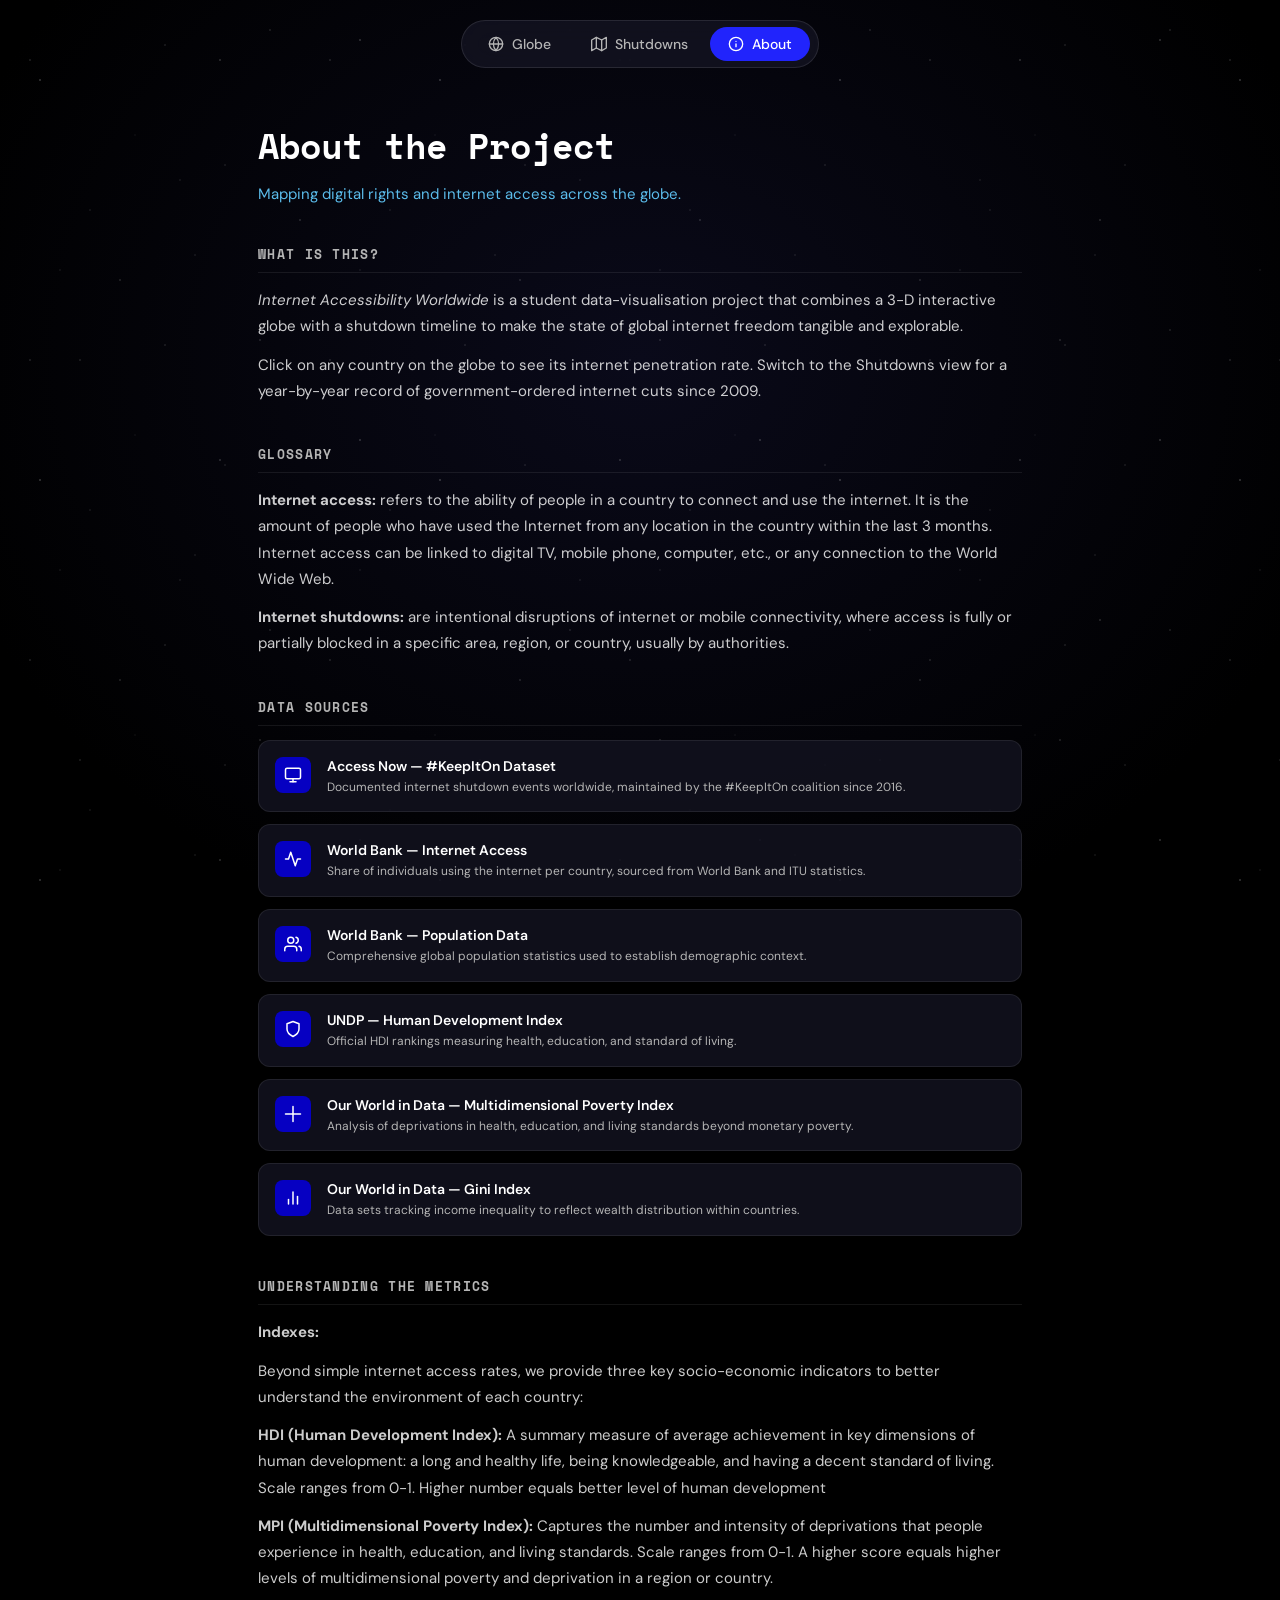
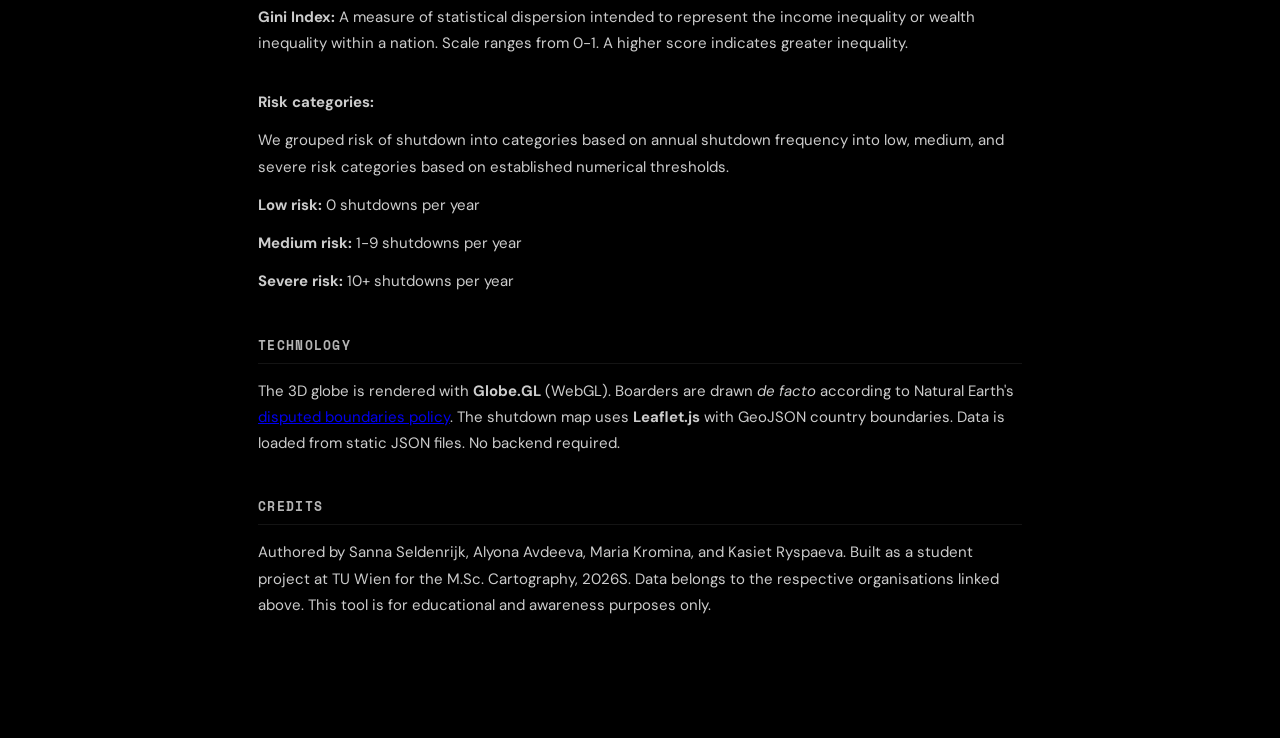
<file: about.html>
<!DOCTYPE html>
<html lang="en">
<head>
  <meta charset="UTF-8" />
  <meta name="viewport" content="width=device-width, initial-scale=1.0" />
  <title>About — Internet Accessibility Worldwide</title>

  <link rel="preconnect" href="https://fonts.googleapis.com" />
  <link href="https://fonts.googleapis.com/css2?family=Space+Mono:wght@400;700&family=DM+Sans:wght@300;400;500;600&display=swap" rel="stylesheet" />
  <link rel="stylesheet" href="style.css" />
</head>

<body>

  <div class="starfield" aria-hidden="true"></div>

  <!--  NAVIGATION -->
  <nav>
    <a class="nav-btn" href="index.html">
      <svg viewBox="0 0 24 24" fill="none" stroke="currentColor" stroke-width="2" stroke-linecap="round" stroke-linejoin="round">
        <circle cx="12" cy="12" r="10"/>
        <line x1="2" y1="12" x2="22" y2="12"/>
        <path d="M12 2a15.3 15.3 0 0 1 4 10 15.3 15.3 0 0 1-4 10 15.3 15.3 0 0 1-4-10 15.3 15.3 0 0 1 4-10z"/>
      </svg>
      Globe
    </a>

    <a class="nav-btn" href="shutdowns.html">
      <svg viewBox="0 0 24 24" fill="none" stroke="currentColor" stroke-width="2" stroke-linecap="round" stroke-linejoin="round">
        <polygon points="1 6 1 22 8 18 16 22 23 18 23 2 16 6 8 2 1 6"/>
        <line x1="8" y1="2" x2="8" y2="18"/>
        <line x1="16" y1="6" x2="16" y2="22"/>
      </svg>
      Shutdowns
    </a>

    <a class="nav-btn active" href="about.html" aria-current="page">
      <svg viewBox="0 0 24 24" fill="none" stroke="currentColor" stroke-width="2" stroke-linecap="round" stroke-linejoin="round">
        <circle cx="12" cy="12" r="10"/>
        <line x1="12" y1="16" x2="12" y2="12"/>
        <line x1="12" y1="8" x2="12.01" y2="8"/>
      </svg>
      About
    </a>
  </nav>

  <!-- ABOUT PAGE -->
  <section id="page-about" class="page active" aria-label="About the project">

    <h1>About the Project</h1>
    <p class="tagline">Mapping digital rights and internet access across the globe.</p>

    <div class="about-section">
      <h2>What is this?</h2>
      <p>
        <em>Internet Accessibility Worldwide</em> is a student data-visualisation project that combines a 3-D interactive globe with a shutdown timeline to make the state of global internet freedom tangible and explorable.
      </p>
      <p>
        Click on any country on the globe to see its internet penetration rate. Switch to the Shutdowns view for a year-by-year record of government-ordered internet cuts since 2009.
      </p>
    </div>

    <div class="about-section">
      <h2>Glossary</h2>
      <p>
        <strong>Internet access:</strong> refers to the ability of people in a country to connect and use the internet. It is the amount of people who have used the Internet from any location in the country within the last 3 months. Internet access can be linked to digital TV, mobile phone, computer, etc., or any connection to the World Wide Web.
      </p>
      <p>
        <strong>Internet shutdowns:</strong> are intentional disruptions of internet or mobile connectivity, where access is fully or partially blocked in a specific area, region, or country, usually by authorities.
      </p>
    </div>

    <div class="about-section">
      <h2>Data sources</h2>

      <a class="data-source-card" href="https://www.accessnow.org/keepiton/" target="_blank" rel="noopener">
        <div class="data-source-icon">
          <svg viewBox="0 0 24 24" fill="none" stroke="currentColor" stroke-width="2" stroke-linecap="round" stroke-linejoin="round">
            <rect x="2" y="3" width="20" height="14" rx="2" ry="2"/>
            <line x1="8" y1="21" x2="16" y2="21"/>
            <line x1="12" y1="17" x2="12" y2="21"/>
          </svg>
        </div>
        <div>
          <div class="data-source-name">Access Now — #KeepItOn Dataset</div>
          <div class="data-source-desc">Documented internet shutdown events worldwide, maintained by the #KeepItOn coalition since 2016.</div>
        </div>
      </a>

      <a class="data-source-card" href="https://data.worldbank.org/indicator/IT.NET.USER.ZS?end=2025&name_desc=false&start=1990&utm_source=chatgpt.com&view=chart&year=2021" target="_blank" rel="noopener">
        <div class="data-source-icon">
          <svg viewBox="0 0 24 24" fill="none" stroke="currentColor" stroke-width="2" stroke-linecap="round" stroke-linejoin="round">
            <polyline points="22 12 18 12 15 21 9 3 6 12 2 12"/>
          </svg>
        </div>
        <div>
          <div class="data-source-name">World Bank — Internet Access</div>
          <div class="data-source-desc">Share of individuals using the internet per country, sourced from World Bank and ITU statistics.</div>
        </div>
      </a>

      <a class="data-source-card" href="https://data.worldbank.org/indicator/SP.POP.TOTL" target="_blank" rel="noopener">
        <div class="data-source-icon">
          <svg viewBox="0 0 24 24" fill="none" stroke="currentColor" stroke-width="2" stroke-linecap="round" stroke-linejoin="round">
            <path d="M17 21v-2a4 4 0 0 0-4-4H5a4 4 0 0 0-4 4v2"/><circle cx="9" cy="7" r="4"/><path d="M23 21v-2a4 4 0 0 0-3-3.87"/><path d="M16 3.13a4 4 0 0 1 0 7.75"/>
          </svg>
        </div>
        <div>
          <div class="data-source-name">World Bank — Population Data</div>
          <div class="data-source-desc">Comprehensive global population statistics used to establish demographic context.</div>
        </div>
      </a>

      <a class="data-source-card" href="https://hdr.undp.org/data-center/human-development-index" target="_blank" rel="noopener">
        <div class="data-source-icon">
          <svg viewBox="0 0 24 24" fill="none" stroke="currentColor" stroke-width="2" stroke-linecap="round" stroke-linejoin="round">
            <path d="M12 22s8-4 8-10V5l-8-3-8 3v7c0 6 8 10 8 10z"/>
          </svg>
        </div>
        <div>
          <div class="data-source-name">UNDP — Human Development Index</div>
          <div class="data-source-desc">Official HDI rankings measuring health, education, and standard of living.</div>
        </div>
      </a>

      <a class="data-source-card" href="https://ourworldindata.org/grapher/multidimensional-poverty-index-mpi" target="_blank" rel="noopener">
        <div class="data-source-icon">
          <svg viewBox="0 0 24 24" fill="none" stroke="currentColor" stroke-width="2" stroke-linecap="round" stroke-linejoin="round">
            <path d="M12 2v20M2 12h20"/>
          </svg>
        </div>
        <div>
          <div class="data-source-name">Our World in Data — Multidimensional Poverty Index</div>
          <div class="data-source-desc">Analysis of deprivations in health, education, and living standards beyond monetary poverty.</div>
        </div>
      </a>

      <a class="data-source-card" href="https://ourworldindata.org/grapher/economic-inequality-gini-index" target="_blank" rel="noopener">
        <div class="data-source-icon">
          <svg viewBox="0 0 24 24" fill="none" stroke="currentColor" stroke-width="2" stroke-linecap="round" stroke-linejoin="round">
            <line x1="18" y1="20" x2="18" y2="10"/><line x1="12" y1="20" x2="12" y2="4"/><line x1="6" y1="20" x2="6" y2="14"/>
          </svg>
        </div>
        <div>
          <div class="data-source-name">Our World in Data — Gini Index</div>
          <div class="data-source-desc">Data sets tracking income inequality to reflect wealth distribution within countries.</div>
        </div>
      </a>
    </div>

    <div class="about-section">
      <h2>Understanding the Metrics</h2>
      <p><strong>Indexes:</strong></p></break>
      <p>
        Beyond simple internet access rates, we provide three key socio-economic indicators to better understand the environment of each country:
      </p>
      <p><strong>HDI (Human Development Index):</strong> A summary measure of average achievement in key dimensions of human development: a long and healthy life, being knowledgeable, and having a decent standard of living. Scale ranges from 0-1. Higher number equals better level of human development</p>
      <p><strong>MPI (Multidimensional Poverty Index):</strong> Captures the number and intensity of deprivations that people experience in health, education, and living standards. Scale ranges from 0-1. A higher score equals higher levels of multidimensional poverty and deprivation in a region or country.</p>
      <p><strong>Gini Index:</strong> A measure of statistical dispersion intended to represent the income inequality or wealth inequality within a nation. Scale ranges from 0-1. A higher score indicates greater inequality.</p>
      <br/>
      <p><strong>Risk categories:</strong></p></break>
      <p>
        We grouped risk of shutdown into categories based on annual shutdown frequency into low, medium, and severe risk categories based on established numerical thresholds.
      </p>
      <p><strong>Low risk:</strong> 0 shutdowns per year</p>
      <p><strong>Medium risk:</strong> 1-9 shutdowns per year</p>
      <p><strong>Severe risk:</strong> 10+ shutdowns per year</p>
    </div>

    <div class="about-section">
      <h2>Technology</h2>
      <p>
        The 3D globe is rendered with <strong>Globe.GL</strong> (WebGL). Boarders are drawn <i>de facto</i> according to Natural Earth's <a href="https://www.naturalearthdata.com/about/disputed-boundaries-policy/">disputed boundaries policy</a>. The shutdown map uses <strong>Leaflet.js</strong> with GeoJSON country boundaries. Data is loaded from static JSON files. No backend required.
      </p>
    </div>

    <div class="about-section">
      <h2>Credits</h2>
      <p>
        Authored by Sanna Seldenrijk, Alyona Avdeeva, Maria Kromina, and Kasiet Ryspaeva. Built as a student project at TU Wien for the M.Sc. Cartography, 2026S. Data belongs to the respective organisations linked above. This tool is for educational and awareness purposes only.
      </p>
    </div>

  </section>

</body>
</html>
</file>
<file: style.css>
/* Design tokens */
:root {
  --blue-lightest: #B3E3FA;
  --blue-light:    #5BBCEB;
  --blue-mid:      #0F7FFF;
  --blue-vivid:    #2124FC;
  --blue-dark:     #0600C2;
  --black:         #1F1F1F;
  --grey:          #B5B5B5;
  --accent:        #E7F20F;

  /* Internet-access tier colours (globe legend) */
  --tier-90: #2124FC;
  --tier-80: #0F7FFF;
  --tier-60: #5BBCEB;
  --tier-40: #B3E3FA;
  --tier-12: #B5B5B5;

  --nav-bg:       rgba(20, 20, 35, 0.75);
  --card-bg:      rgba(18, 18, 30, 0.88);
  --font-display: 'Space Mono', monospace;
  --font-body:    'DM Sans', sans-serif;
}

/* Reset & base */
*, *::before, *::after { box-sizing: border-box; margin: 0; padding: 0; }

html { scroll-behavior: smooth; }

body {
  font-family: var(--font-body);
  background: #000;
  color: #fff;
  overflow-x: hidden;
}

/* Pages */
.page {
  display: none;
  min-height: 100vh;
  position: relative;
}
.page.active { display: block; }

/* Starfield background */
.starfield {
  position: fixed;
  inset: 0;
  background: radial-gradient(ellipse at 50% 40%, #0a0a1a 0%, #000 80%);
  z-index: 0;
  pointer-events: none;
}
.starfield::before,
.starfield::after {
  content: '';
  position: absolute;
  inset: 0;
  background-image:
    radial-gradient(1px 1px at 10% 20%, rgba(255,255,255,.55) 0%, transparent 100%),
    radial-gradient(1px 1px at 30% 70%, rgba(255,255,255,.35) 0%, transparent 100%),
    radial-gradient(1px 1px at 55% 15%, rgba(255,255,255,.45) 0%, transparent 100%),
    radial-gradient(1px 1px at 75% 55%, rgba(255,255,255,.4)  0%, transparent 100%),
    radial-gradient(1px 1px at 90% 10%, rgba(255,255,255,.5)  0%, transparent 100%),
    radial-gradient(1px 1px at 20% 90%, rgba(255,255,255,.3)  0%, transparent 100%),
    radial-gradient(1px 1px at 65% 85%, rgba(255,255,255,.35) 0%, transparent 100%),
    radial-gradient(1px 1px at 45% 45%, rgba(255,255,255,.2)  0%, transparent 100%);
  background-size: 400px 400px;
  animation: twinkle 8s linear infinite alternate;
}
.starfield::after {
  background-size: 300px 300px;
  animation-duration: 12s;
  animation-direction: alternate-reverse;
  opacity: .6;
}
@keyframes twinkle {
  0%   { opacity: .7; }
  100% { opacity: 1;  }
}

/* Navigation */
nav {
  position: fixed;
  top: 20px;
  left: 50%;
  transform: translateX(-50%);
  z-index: 100;
  background: var(--nav-bg);
  backdrop-filter: blur(16px);
  border: 1px solid rgba(255,255,255,.1);
  border-radius: 50px;
  padding: 6px 8px;
  display: flex;
  gap: 4px;
  align-items: center;
}

nav .nav-btn {
  display: flex;
  align-items: center;
  gap: 8px;
  padding: 8px 18px;
  border-radius: 40px;
  border: none;
  background: transparent;
  color: var(--grey);
  font-family: var(--font-body);
  font-size: 14px;
  font-weight: 500;
  cursor: pointer;
  transition: all .2s ease;
  white-space: nowrap;
  text-decoration: none;
}
nav .nav-btn svg { width: 16px; height: 16px; flex-shrink: 0; }
nav .nav-btn:hover { color: #fff; }
nav .nav-btn.active {
  background: var(--blue-vivid);
  color: #fff;
}

/* GLOBE PAGE */
#page-globe {
  position: relative;
  width: 100vw;
  height: 100vh;
  overflow: hidden;
}

#globe-container {
  position: absolute;
  inset: 0;
  width: 100%;
  height: 100%;
  z-index: 1;
}

#globe-container canvas {
  display: block;
  width: 100% !important;
  height: 100% !important;
}

.hero-text {
  position: absolute;
  top: 100px;
  left: 48px;
  z-index: 10;
  max-width: 380px;
}
.hero-text h1 {
  font-family: var(--font-display);
  font-size: clamp(1.4rem, 2.5vw, 2rem);
  font-weight: 700;
  line-height: 1.2;
  margin-bottom: 12px;
}
.hero-text p {
  font-size: 14px;
  color: var(--grey);
  line-height: 1.6;
}

.btn-random {
  z-index: 10;
  background: rgba(30,30,50,.8);
  border: 1px solid rgba(255,255,255,.15);
  backdrop-filter: blur(10px);
  color: #fff;
  font-family: var(--font-body);
  font-size: 13px;
  padding: 10px 22px;
  border-radius: 40px;
  cursor: pointer;
  display: flex;
  align-items: center;
  gap: 8px;
  transition: background .2s;
 }
 .btn-random:hover { background: rgba(33,36,252,.6); }
 .btn-random svg { width: 14px; height: 14px; }
 
 
 /* Controls group next to random button */
 .btn-controls {
  position: absolute;
  bottom: 40px;
  left: 50%;
  transform: translateX(-60%);
  z-index: 10;
  display: flex;
  gap: 10px;
  align-items: center;
 }
 
 
 .btn-circle {
  width: 44px;
  height: 44px;
  padding: 0;
  border-radius: 50%;
  background: rgba(30,30,50,.8);
  border: 1px solid rgba(255,255,255,.15);
  backdrop-filter: blur(10px);
  color: #fff;
  display: inline-flex;
  align-items: center;
  justify-content: center;
  cursor: pointer;
  transition: background .15s, transform .08s;
 }
 .btn-circle svg { width: 20px; height: 20px; display: block; }
 .btn-circle:hover { background: rgba(33,36,252,.6); transform: translateY(-2px); }
 #btn-stop.active { background: rgba(33,36,252,.85); }
 
 
 /* Internet Access legend */ 
.legend {
  position: absolute;
  bottom: 40px;
  left: 32px;
  z-index: 10;
  background: var(--card-bg);
  border: 1px solid rgba(255,255,255,.1);
  backdrop-filter: blur(12px);
  border-radius: 12px;
  padding: 14px 16px;
  min-width: 160px;
}
.legend h4 {
  font-family: var(--font-display);
  font-size: 11px;
  font-weight: 700;
  letter-spacing: .04em;
  margin-bottom: 10px;
  color: #fff;
}
.legend-item {
  display: flex;
  align-items: center;
  gap: 8px;
  margin-bottom: 6px;
  font-size: 12px;
  color: var(--grey);
}
.legend-dot {
  width: 12px;
  height: 12px;
  border-radius: 3px;
  flex-shrink: 0;
}

/* Country info popup */
#country-popup {
  position: absolute;
  top: 80px;
  right: 40px;
  z-index: 20;
  width: 340px;
  background: #0f1929;
  border: 1px solid rgba(255,255,255,.1);
  backdrop-filter: blur(24px);
  border-radius: 16px;
  overflow: hidden;
  display: none;
}

@keyframes slideIn {
  from { opacity: 0; transform: translateY(-8px); }
  to   { opacity: 1; transform: translateY(0); }
}

#country-popup.open {
  opacity: 1;
  visibility: visible;
  pointer-events: auto;
}

.stat-row {
  display: flex;
  justify-content: space-between;
  align-items: center;
  margin: 6px 0;
  font-size: 14px;
}
.stat-row span:first-child {
  font-weight: bold;
  color: #fff; /* Adjust color to match your theme */
}
#stat-risk-container {
  display: flex;
  align-items: center;
}


/* Risk dots */
.risk-dot {
  height: 10px;
  width: 10px;
  border-radius: 50%;
  display: inline-block;
  margin-right: 8px;
  background-color: #bbb;
}

.risk-low { background-color: #4CAF50; }
.risk-moderate { background-color: #FF9800; }
.risk-high { background-color: #F44336 !important; }

#stat-risk-container {
  display: flex;
  align-items: center;
}

/* Header */
.popup-header {
  display: flex;
  align-items: center;
  justify-content: space-between;
  padding: 18px 20px 16px;
}
.popup-header h3 {
  font-family: var(--font-body);
  font-size: 18px;
  font-weight: 700;
  color: #fff;
  letter-spacing: -.01em;
}
.popup-header-actions {
  display: flex;
  gap: 6px;
}
.popup-icon-btn {
  width: 30px;
  height: 30px;
  background: rgba(255,255,255,.08);
  border: none;
  border-radius: 8px;
  color: var(--grey);
  cursor: pointer;
  display: flex;
  align-items: center;
  justify-content: center;
  transition: background .15s, color .15s;
  flex-shrink: 0;
}
.popup-icon-btn:hover {
  background: rgba(255,255,255,.15);
  color: #fff;
}
.popup-icon-btn svg { width: 14px; height: 14px; }

/* Body */
.popup-body { padding: 0 20px 20px; }

/* Censored state */
#censored-state { display: block; }

.censored-block {
  display: flex;
  align-items: center;
  gap: 10px;
  background: rgba(224, 160, 0, 0.1);
  border: 1px solid rgba(224, 160, 0, 0.4);
  border-radius: 10px;
  padding: 14px 16px;
  margin-bottom: 14px;
}
.censored-block svg {
  width: 18px;
  height: 18px;
  color: #e0a000;
  flex-shrink: 0;
}
.censored-block p {
  font-size: 13px;
  color: #e0a000;
  line-height: 1.4;
}

.btn-reveal {
  width: 100%;
  background: var(--blue-vivid);
  border: none;
  color: #fff;
  font-family: var(--font-body);
  font-size: 14px;
  font-weight: 600;
  padding: 14px;
  border-radius: 10px;
  cursor: pointer;
  display: flex;
  align-items: center;
  justify-content: center;
  gap: 8px;
  transition: background .2s, transform .1s;
}
.btn-reveal:hover { background: #1a1ddb; }
.btn-reveal:active { transform: scale(.98); }
.btn-reveal svg { width: 16px; height: 16px; }

/* Revealed / info state */
.info-block { display: block; }
.info-block.visible { display: block; }

/* Internet access row with progress bar */
.access-bar-wrap { margin-bottom: 16px; }
.access-bar-label {
  display: flex;
  justify-content: space-between;
  align-items: baseline;
  margin-bottom: 8px;
}
.access-bar-label .label-text {
  font-size: 13px;
  color: var(--grey);
}
.access-bar-label .label-pct {
  font-size: 18px;
  font-weight: 700;
  color: #fff;
}
.access-bar-bg {
  height: 5px;
  border-radius: 99px;
  background: rgba(255,255,255,.1);
  overflow: hidden;
}
.access-bar-fill {
  height: 100%;
  border-radius: 99px;
  background: linear-gradient(90deg, var(--blue-vivid), var(--blue-mid), var(--blue-light));
  transition: width .6s ease;
}

/* Info rows */
.info-row {
  display: flex;
  justify-content: space-between;
  align-items: center;
  padding: 12px 0;
  border-top: 1px solid rgba(255,255,255,.07);
  font-size: 13px;
  gap: 12px;
}
.info-label { color: var(--grey); }
.info-value { font-weight: 600; color: #fff; }

/* Freedom status badge */
.freedom-badge {
  display: inline-block;
  padding: 3px 10px;
  border-radius: 20px;
  font-size: 11px;
  font-weight: 700;
  letter-spacing: .05em;
  text-transform: uppercase;
}
.freedom-badge.free     { background: rgba(52,199,89,.15);  color: #34c759; border: 1px solid rgba(52,199,89,.3); }
.freedom-badge.partly   { background: rgba(224,160,0,.15);  color: #e0a000; border: 1px solid rgba(224,160,0,.35); }
.freedom-badge.not-free { background: rgba(224,82,82,.15);  color: #e05252; border: 1px solid rgba(224,82,82,.3); }

/* Censorship description text */
.censorship-desc {
  font-size: 13px;
  color: rgba(255,255,255,.65);
  line-height: 1.55;
  padding: 12px 0 4px;
  border-top: 1px solid rgba(255,255,255,.07);
}

/* Freedom House link */
.freedom-link {
  display: inline-flex;
  align-items: center;
  gap: 6px;
  color: var(--blue-light);
  text-decoration: none;
  font-size: 13px;
  font-weight: 500;
  padding: 10px 0 14px;
}
.freedom-link:hover { color: #fff; text-decoration: underline; }
.freedom-link svg { width: 13px; height: 13px; flex-shrink: 0; }

/* Explore shutdowns CTA — red, full width */
.btn-shutdowns {
  display: flex;
  align-items: center;
  justify-content: center;
  gap: 8px;
  width: 100%;
  padding: 14px;
  background: #c0392b;
  color: #fff;
  border: none;
  border-radius: 10px;
  font-family: var(--font-body);
  font-size: 14px;
  font-weight: 600;
  cursor: pointer;
  transition: background .2s, transform .1s;
  text-decoration: none;
}
.btn-shutdowns:hover { background: #e74c3c; }
.btn-shutdowns:active { transform: scale(.98); }
.btn-shutdowns svg { width: 15px; height: 15px; }

.skeleton {
  background: linear-gradient(90deg, rgba(255,255,255,.05) 25%, rgba(255,255,255,.1) 50%, rgba(255,255,255,.05) 75%);
  background-size: 200% 100%;
  border-radius: 4px;
  animation: shimmer 1.4s infinite;
}
@keyframes shimmer {
  0%   { background-position: 200% 0; }
  100% { background-position: -200% 0; }
}

/* SHUTDOWNS PAGE */
#page-shutdowns {
  min-height: 100vh;
  padding: 100px 48px 60px;
}

.shutdowns-layout {
  display: grid;
  grid-template-columns: 1fr 320px;
  gap: 24px;
  position: relative;
  z-index: 2;
}

.shutdowns-map-area {
  display: flex;
  flex-direction: column;
  gap: 16px;
}

.shutdowns-header h1 {
  font-family: var(--font-display);
  font-size: clamp(1.2rem, 2vw, 1.7rem);
  margin-bottom: 6px;
}
.shutdowns-header p {
  font-size: 13px;
  color: var(--grey);
}

#flat-map-container {
  width: 100%;
  aspect-ratio: 2 / 1;
  background: var(--card-bg);
  border: 1px solid rgba(255,255,255,.1);
  border-radius: 16px;
  display: flex;
  align-items: center;
  justify-content: center;
  color: var(--grey);
  font-size: 13px;
  position: relative;
  overflow: hidden;
}
#flat-map-container::before {
  content: '';
  position: absolute;
  inset: 0;
  background-image:
    linear-gradient(rgba(91,188,235,.06) 1px, transparent 1px),
    linear-gradient(90deg, rgba(91,188,235,.06) 1px, transparent 1px);
  background-size: 40px 40px;
}
#flat-map-container .map-placeholder-label {
  position: relative;
  z-index: 1;
  text-align: center;
}
#flat-map-container .map-placeholder-label svg {
  width: 32px;
  height: 32px;
  opacity: .4;
  margin-bottom: 8px;
}

.timeline-wrap {
  background: var(--card-bg);
  border: 1px solid rgba(255,255,255,.08);
  border-radius: 12px;
  padding: 16px;
}
.timeline-header {
  display: flex;
  justify-content: space-between;
  align-items: center;
  margin-bottom: 14px;
}
.timeline-header h4 {
  font-family: var(--font-display);
  font-size: 11px;
  letter-spacing: .05em;
  text-transform: uppercase;
  color: var(--grey);
}
.year-tabs {
  display: flex;
  gap: 4px;
}
.year-tab {
  padding: 3px 8px;
  border-radius: 20px;
  border: 1px solid rgba(255,255,255,.1);
  background: none;
  color: var(--grey);
  font-size: 11px;
  cursor: pointer;
  transition: all .15s;
}
.year-tab.active,
.year-tab:hover {
  background: var(--blue-dark);
  border-color: var(--blue-dark);
  color: #fff;
}

.timeline-bars {
  display: flex;
  align-items: flex-end;
  gap: 6px;
  height: 80px;
}
.timeline-bar-group {
  flex: 1;
  display: flex;
  flex-direction: column;
  align-items: center;
  gap: 4px;
}
.timeline-bar {
  width: 100%;
  background: var(--blue-vivid);
  border-radius: 3px 3px 0 0;
  opacity: .7;
  transition: opacity .15s;
}
.timeline-bar:hover { opacity: 1; cursor: pointer; }
.timeline-year-label {
  font-size: 9px;
  color: var(--grey);
  text-align: center;
}

.shutdowns-sidebar {
  display: flex;
  flex-direction: column;
  gap: 16px;
}

.stat-card {
  background: var(--card-bg);
  border: 1px solid rgba(255,255,255,.08);
  border-radius: 12px;
  padding: 16px;
}
.stat-card h5 {
  font-size: 11px;
  text-transform: uppercase;
  letter-spacing: .06em;
  color: var(--grey);
  margin-bottom: 8px;
  font-family: var(--font-display);
}
.stat-number {
  font-family: var(--font-display);
  font-size: 2rem;
  font-weight: 700;
  color: var(--accent);
  line-height: 1;
  margin-bottom: 4px;
}
.stat-sub { font-size: 12px; color: var(--grey); }

.filter-card {
  background: var(--card-bg);
  border: 1px solid rgba(255,255,255,.08);
  border-radius: 12px;
  padding: 16px;
}
.filter-card h5 {
  font-size: 11px;
  text-transform: uppercase;
  letter-spacing: .06em;
  color: var(--grey);
  margin-bottom: 12px;
  font-family: var(--font-display);
}
.filter-chips {
  display: flex;
  flex-wrap: wrap;
  gap: 6px;
}
.chip {
  padding: 5px 12px;
  border-radius: 20px;
  border: 1px solid rgba(255,255,255,.12);
  background: none;
  color: var(--grey);
  font-size: 12px;
  cursor: pointer;
  transition: all .15s;
}
.chip.active,
.chip:hover {
  background: var(--blue-dark);
  border-color: var(--blue-dark);
  color: #fff;
}

.events-list { display: flex; flex-direction: column; gap: 8px; }

.event-item {
  background: rgba(255,255,255,.03);
  border: 1px solid rgba(255,255,255,.07);
  border-radius: 10px;
  padding: 12px;
  cursor: pointer;
  transition: border-color .15s, background .15s;
}
.event-item:hover {
  background: rgba(33,36,252,.08);
  border-color: rgba(33,36,252,.4);
}
.event-item-top {
  display: flex;
  justify-content: space-between;
  align-items: flex-start;
  margin-bottom: 4px;
}
.event-country { font-weight: 600; font-size: 13px; }
.event-date { font-size: 11px; color: var(--grey); }
.event-type {
  font-size: 11px;
  color: var(--grey);
  display: flex;
  align-items: center;
  gap: 4px;
}
.event-type-badge {
  padding: 2px 8px;
  border-radius: 10px;
  font-size: 10px;
  font-weight: 600;
  text-transform: uppercase;
  letter-spacing: .04em;
}
.badge-total   { background: rgba(224,82,82,.2);   color: #e05252; }
.badge-partial { background: rgba(231,242,15,.15); color: var(--accent); }
.badge-social  { background: rgba(91,188,235,.15); color: var(--blue-light); }

/* ABOUT PAGE */
#page-about {
  min-height: 100vh;
  padding: 120px 48px 80px;
  max-width: 860px;
  margin: 0 auto;
  position: relative;
  z-index: 2;
}
#page-about h1 {
  font-family: var(--font-display);
  font-size: clamp(1.5rem, 3vw, 2.2rem);
  margin-bottom: 12px;
}
#page-about .tagline {
  font-size: 15px;
  color: var(--blue-light);
  margin-bottom: 40px;
}

.about-section {
  margin-bottom: 40px;
}
.about-section h2 {
  font-family: var(--font-display);
  font-size: 13px;
  text-transform: uppercase;
  letter-spacing: .1em;
  color: var(--grey);
  margin-bottom: 14px;
  padding-bottom: 8px;
  border-bottom: 1px solid rgba(255,255,255,.08);
}
.about-section p {
  font-size: 15px;
  line-height: 1.75;
  color: rgba(255,255,255,.8);
  margin-bottom: 12px;
}

.data-source-card {
  display: flex;
  align-items: flex-start;
  gap: 16px;
  background: var(--card-bg);
  border: 1px solid rgba(255,255,255,.08);
  border-radius: 12px;
  padding: 16px;
  margin-bottom: 12px;
  text-decoration: none;
  color: inherit;
  transition: border-color .2s;
}
.data-source-card:hover { border-color: var(--blue-light); }
.data-source-icon {
  width: 36px;
  height: 36px;
  border-radius: 8px;
  background: var(--blue-dark);
  display: flex;
  align-items: center;
  justify-content: center;
  flex-shrink: 0;
}
.data-source-icon svg { width: 18px; height: 18px; }
.data-source-name { font-weight: 600; font-size: 14px; margin-bottom: 4px; }
.data-source-desc { font-size: 12px; color: var(--grey); line-height: 1.4; }

/* Mobile disclaimer */
#mobile-disclaimer {
  display: none;
  position: fixed;
  inset: 0;
  z-index: 999;
  background: rgba(0,0,0,0.85);
  backdrop-filter: blur(8px);
  align-items: center;
  justify-content: center;
  padding: 24px;
}
@media (max-width: 767px) {
  #mobile-disclaimer { display: flex; }
}
.mobile-disclaimer-card {
  background: var(--card-bg);
  border: 1px solid rgba(255,255,255,.12);
  border-radius: 20px;
  padding: 32px 28px;
  max-width: 320px;
  text-align: center;
}
.mobile-disclaimer-card svg {
  width: 44px;
  height: 44px;
  color: var(--accent);
  margin-bottom: 16px;
}
.mobile-disclaimer-card h2 {
  font-family: var(--font-display);
  font-size: 1.1rem;
  font-weight: 700;
  margin-bottom: 12px;
  color: #fff;
}
.mobile-disclaimer-card p {
  font-size: 14px;
  color: var(--grey);
  line-height: 1.6;
  margin-bottom: 24px;
}
.mobile-disclaimer-card button {
  width: 100%;
  background: var(--blue-vivid);
  color: #fff;
  border: none;
  padding: 12px 24px;
  border-radius: 40px;
  font-family: var(--font-body);
  font-size: 14px;
  font-weight: 600;
  cursor: pointer;
  transition: background .2s;
}
.mobile-disclaimer-card button:hover { background: #1a1ddb; }

/* Utilities */
.visually-hidden {
  position: absolute;
  width: 1px; height: 1px;
  overflow: hidden;
  clip: rect(0 0 0 0);
}


/* Shutdown */
#flat-map-container {
  background-color: #deebf7;
  width: 100%;
  height: 450px;
  position: relative;
}

#map-svg {
  width: 100%;
  height: 100%;
  display: block;
}
.timeline-container {
  position: relative;
  padding: 20px 0;
}

.timeline-line {
  position: absolute;
  top: 28px;
  left: 0;
  right: 0;
  height: 2px;
  background: #E7F20F;
  opacity: 0.3;
}

#timeSlider {
  width: 100%;
  position: relative;
  appearance: none;
  background: transparent;
}

#timeSlider::-webkit-slider-thumb {
  appearance: none;
  width: 14px;
  height: 14px;
  background: #E7F20F;
  border-radius: 50%;
  cursor: pointer;
}

#yearTicks {
  display: flex;
  justify-content: space-between;
  font-size: 11px;
  margin-top: 10px;
  opacity: 0.6;
}

.play-btn {
  background: transparent;
  color: #fff;
  border: none;
  width: 34px;
  height: 34px;
  font-size: 14px;
  cursor: pointer;
}

#yearLabel, #stat-year {
  font-family: 'Space Mono', monospace;
  display: inline-block;
  min-width: 140px; /* Forces a fixed width so neighboring elements don't jump */
}
</file>
